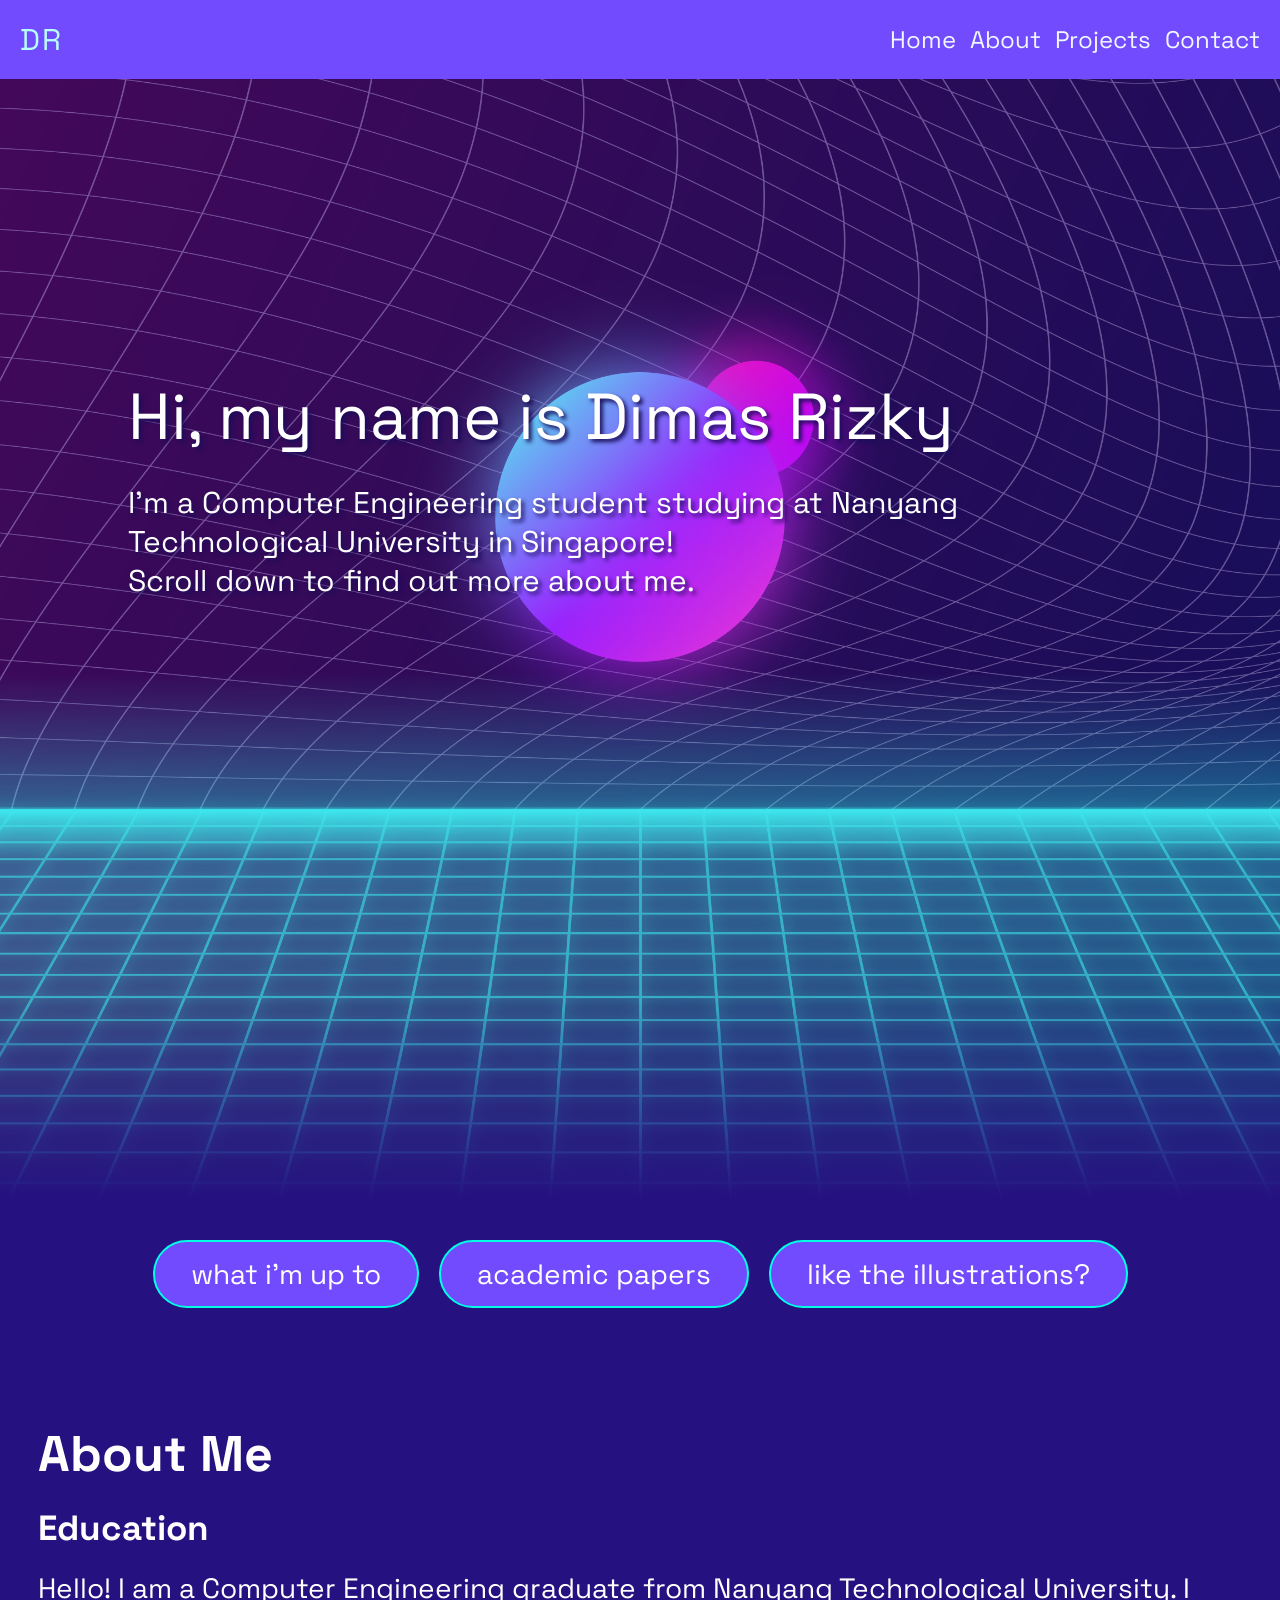
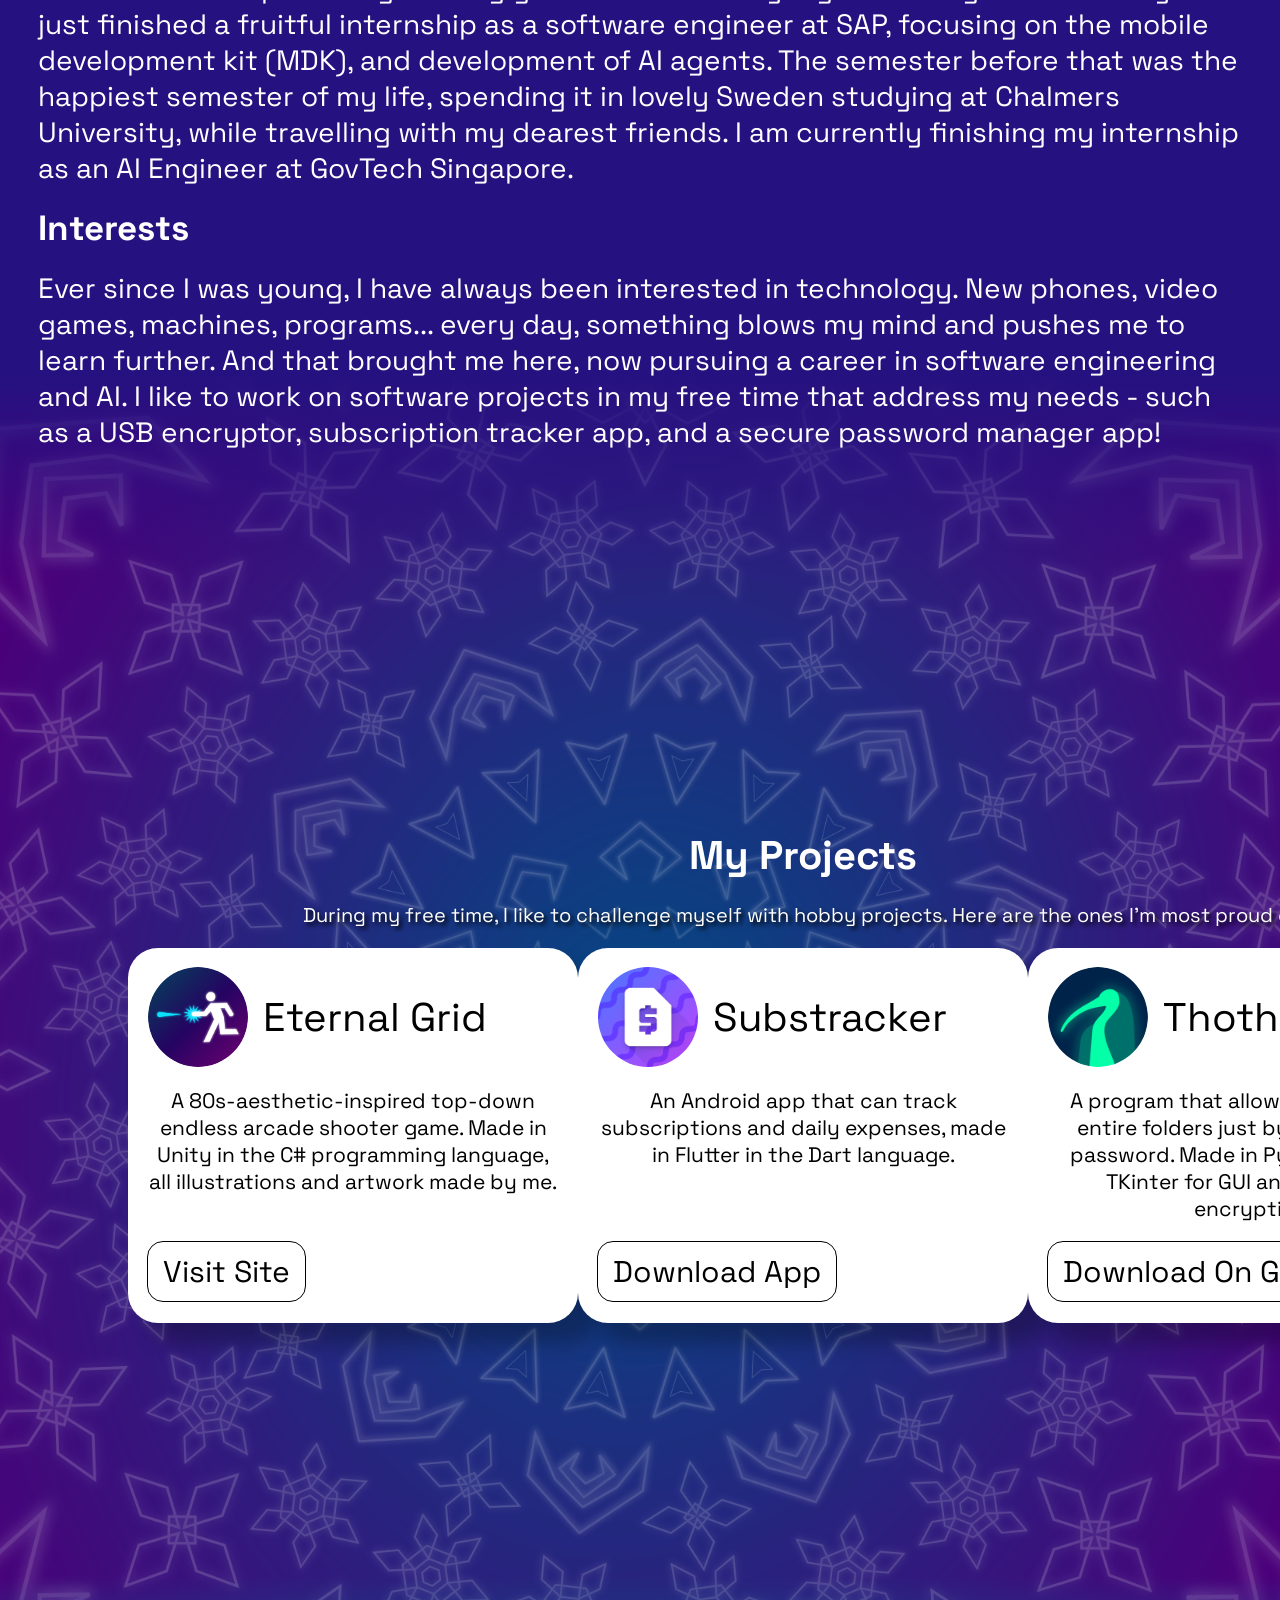
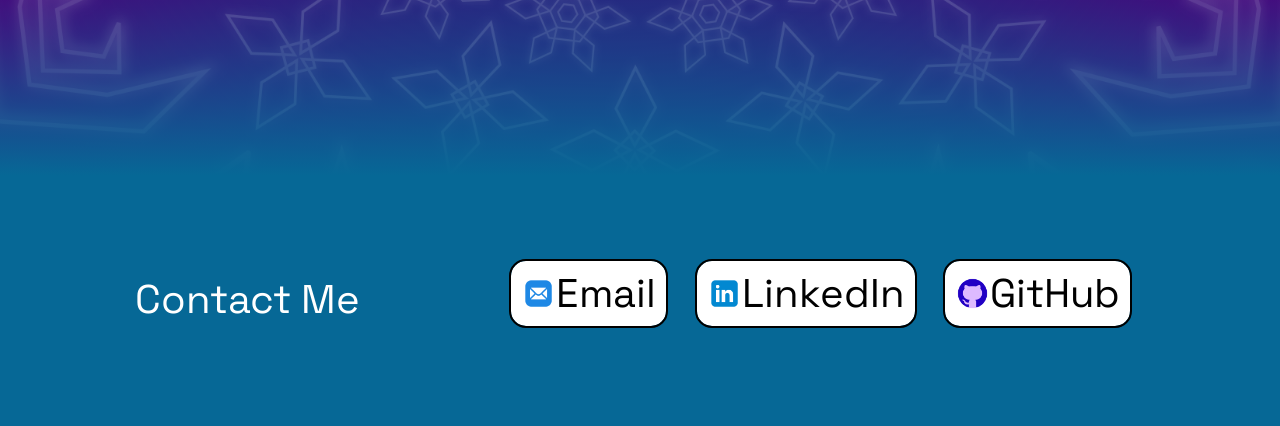
<file: index.html>
<!DOCTYPE html>
<html lang="en">

<head>
    <meta charset="UTF-8">
    <meta name="viewport" content="width=device-width, initial-scale=1.0">
    <meta name="description" content="Personal portfolio of Dimas Rizky: Computer Engineering student at NTU Singapore.">
    <title>Dimas Rizky</title>
    <link rel="stylesheet" href="style.css">
</head>

<body>
    <!-- Navigation -->
    <header class="header">
        <p class="navbarTitle">DR</p>
        <nav class="navbar">
            <a href="#home">Home</a>
            <a href="#about">About</a>
            <a href="#projects">Projects</a>
            <a href="#contact">Contact</a>
        </nav>
    </header>

    <!-- Home -->
    <div class="home-bg">
        <section class="home" id="home">
            <div class="home-contents">
                <div>
                    <p class="home-title">Hi, my name is Dimas Rizky</p>
                </div>
                <p class="home-text">
                    I'm a Computer Engineering student studying at
                    Nanyang Technological University in Singapore!<br>
                    Scroll down to find out more about me.
                </p>
            </div>
        </section>
        <div class="home-gradient"></div>
    </div>

    <!-- Links Section -->
    <section class="links-section" id="links">
        <div class="links-row">
            <a href="updates.html" class="links-btn">what i'm up to</a>
            <a href="papers.html" class="links-btn">academic papers</a>
            <a href="gallery.html" class="links-btn">like the illustrations?</a>
        </div>
    </section>

    <!-- About -->
    <section class="about" id="about">
        <div class="about-contents">
            <h1 class="about-title">About Me</h1>
            <div id="education">
                <h2 class="about-subtitle">Education</h2>
                <p class="about-text">
                    Hello! I am a Computer Engineering graduate from Nanyang Technological University. I just finished a fruitful internship as a software engineer at SAP, focusing on the mobile development kit (MDK), and development of AI agents. The semester before that was the happiest semester of my life, spending it in lovely Sweden studying at Chalmers University, while travelling with my dearest friends. I am currently finishing my internship as an AI Engineer at GovTech Singapore.
                </p>
            </div>
            <div id="skills">
                <h2 class="about-subtitle">Interests</h2>
                <p class="about-text">
                    Ever since I was young, I have always been interested in technology. New phones, video games, machines, programs... every day, something blows my mind and pushes me to learn further. And that brought me here, now pursuing a career in software engineering and AI. I like to work on software projects in my free time that address my needs - such as a USB encryptor, subscription tracker app, and a secure password manager app!
                </p>
            </div>
        </div>
    </section>

    <!-- Projects -->
    <div class="project-bg">
        <div class="project-gradient-top"></div>
        <section class="project" id="projects">
            <div class="project-contents">
                <h1 class="project-title">My Projects</h1>
                <p class="project-subtitle">
                    During my free time, I like to challenge myself with hobby projects. Here
                    are the ones I'm most proud of!
                </p>
                <div class="project-select">
                    <!-- Cards rendered by js/main.js -->
                </div>
            </div>
        </section>
        <div class="project-gradient-bottom"></div>
    </div>

    <!-- Contact -->
    <section class="contact" id="contact">
        <div class="contact-contents">
            <p class="project-title">Contact Me</p>
            <div class="contact-button-row">
                <!-- Buttons rendered by js/main.js -->
            </div>
        </div>
    </section>

    <script src="js/main.js"></script>
</body>

</html>
</file>
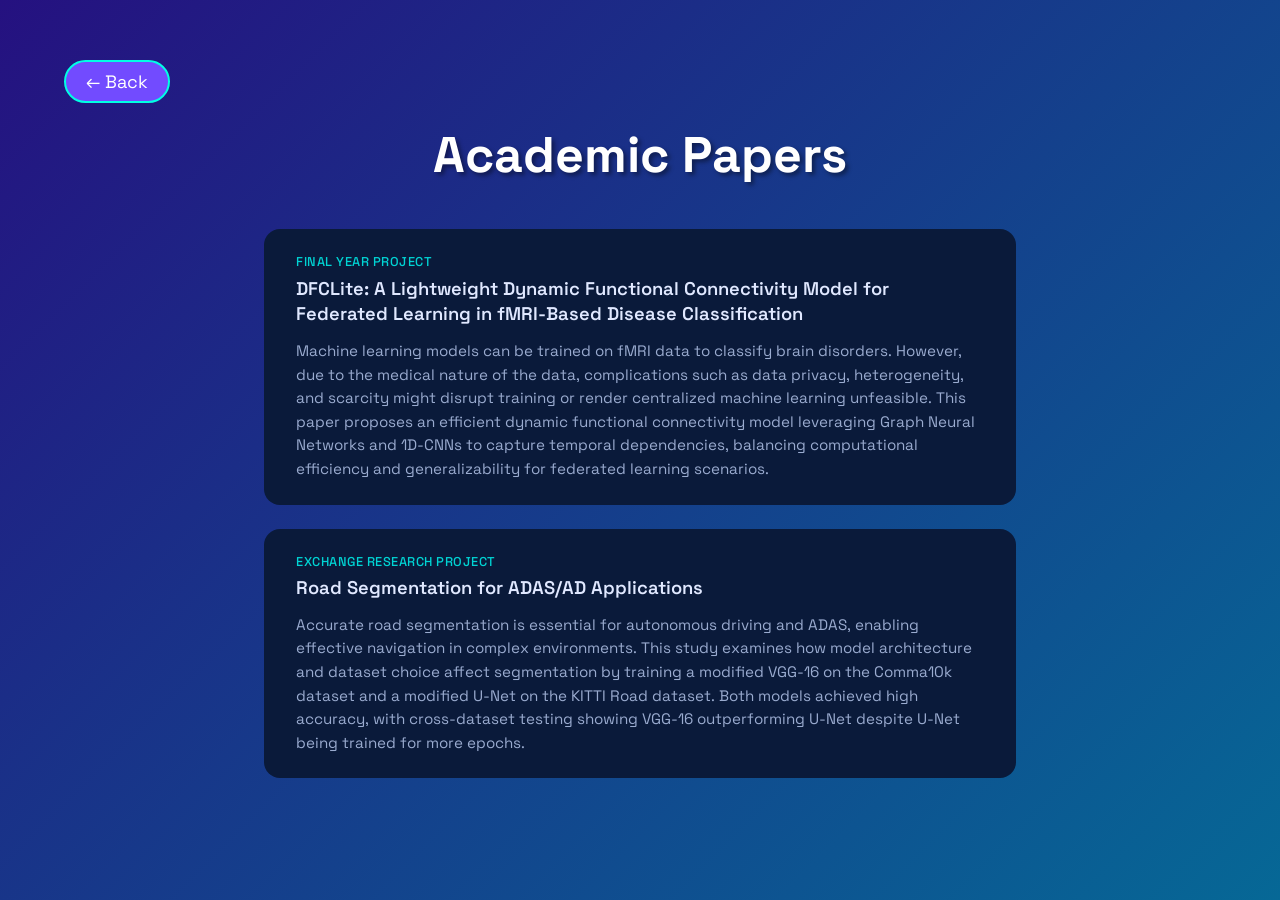
<file: papers.html>
<!DOCTYPE html>
<html lang="en">

<head>
    <meta charset="UTF-8">
    <meta name="viewport" content="width=device-width, initial-scale=1.0">
    <meta name="description" content="Academic papers: Dimas Rizky">
    <title>Academic Papers</title>
    <link rel="stylesheet" href="style.css">
    <link rel="stylesheet" href="gallery.css">
    <style>
        .papers-container {
            display: flex;
            flex-direction: column;
            gap: 1.5rem;
            max-width: 800px;
            margin: 2rem auto;
            padding: 0 1.5rem;
        }

        .paper-card {
            background: #0a1a3a;
            border-radius: 16px;
            padding: 1.5rem 2rem;
            text-decoration: none;
            color: inherit;
            transition: transform 0.2s ease, box-shadow 0.2s ease;
            display: block;
        }

        .paper-card:hover {
            transform: translateY(-2px);
            box-shadow: 0 8px 24px rgba(0, 0, 0, 0.3);
        }

        .paper-card-context {
            font-size: 0.8rem;
            font-weight: 500;
            color: #00d4d4;
            margin: 0 0 0.35rem 0;
            text-transform: uppercase;
            letter-spacing: 0.5px;
        }

        .paper-card-title {
            font-size: 1.15rem;
            font-weight: 600;
            color: #e0e8ff;
            margin: 0 0 0.75rem 0;
            line-height: 1.4;
        }

        .paper-card-description {
            font-size: 0.95rem;
            color: #9aabcf;
            margin: 0;
            line-height: 1.55;
        }
    </style>
</head>

<body>
    <section class="gallery-page">
        <a href="index.html" class="gallery-home-btn gallery-back-btn">&larr; Back</a>

        <h1 class="gallery-title">Academic Papers</h1>

        <div class="papers-container">
            <a href="https://dr.ntu.edu.sg/entities/publication/7ca394f0-b46c-4cf0-99ea-810059d6498d" target="_blank" rel="noopener noreferrer" class="paper-card">
                <p class="paper-card-context">Final Year Project</p>
                <h2 class="paper-card-title">DFCLite: A Lightweight Dynamic Functional Connectivity Model for Federated Learning in fMRI-Based Disease Classification</h2>
                <p class="paper-card-description">
                    Machine learning models can be trained on fMRI data to classify brain disorders. However, due to the medical nature of the data, complications such as data privacy, heterogeneity, and scarcity might disrupt training or render centralized machine learning unfeasible. This paper proposes an efficient dynamic functional connectivity model leveraging Graph Neural Networks and 1D-CNNs to capture temporal dependencies, balancing computational efficiency and generalizability for federated learning scenarios.
                </p>
            </a>
            
            <a href="https://arxiv.org/abs/2505.12206" target="_blank" rel="noopener noreferrer" class="paper-card">
                <p class="paper-card-context">Exchange Research Project</p>
                <h2 class="paper-card-title">Road Segmentation for ADAS/AD Applications</h2>
                <p class="paper-card-description">
                    Accurate road segmentation is essential for autonomous driving and ADAS, enabling effective navigation in complex environments. This study examines how model architecture and dataset choice affect segmentation by training a modified VGG-16 on the Comma10k dataset and a modified U-Net on the KITTI Road dataset. Both models achieved high accuracy, with cross-dataset testing showing VGG-16 outperforming U-Net despite U-Net being trained for more epochs.
                </p>
            </a>
        </div>
    </section>

    <script src="js/gallery-data.js"></script>
</body>

</html>
</file>
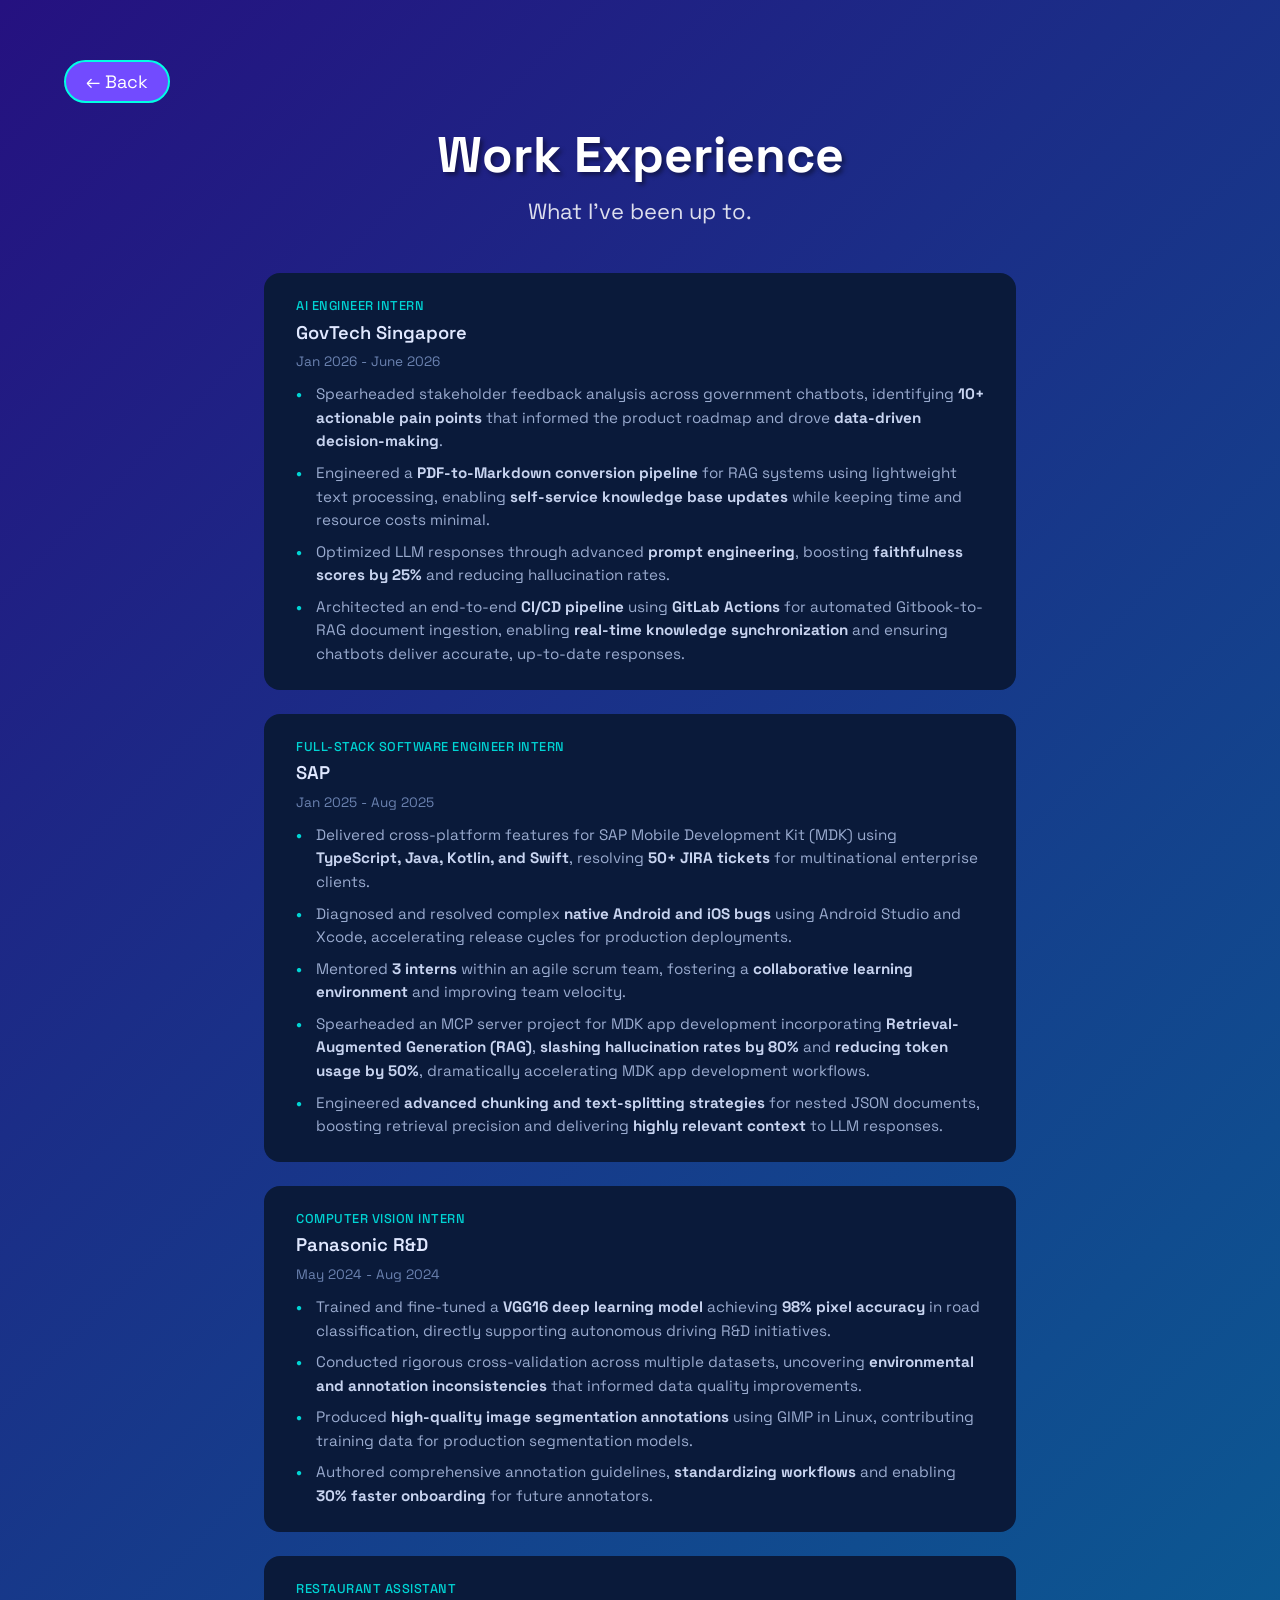
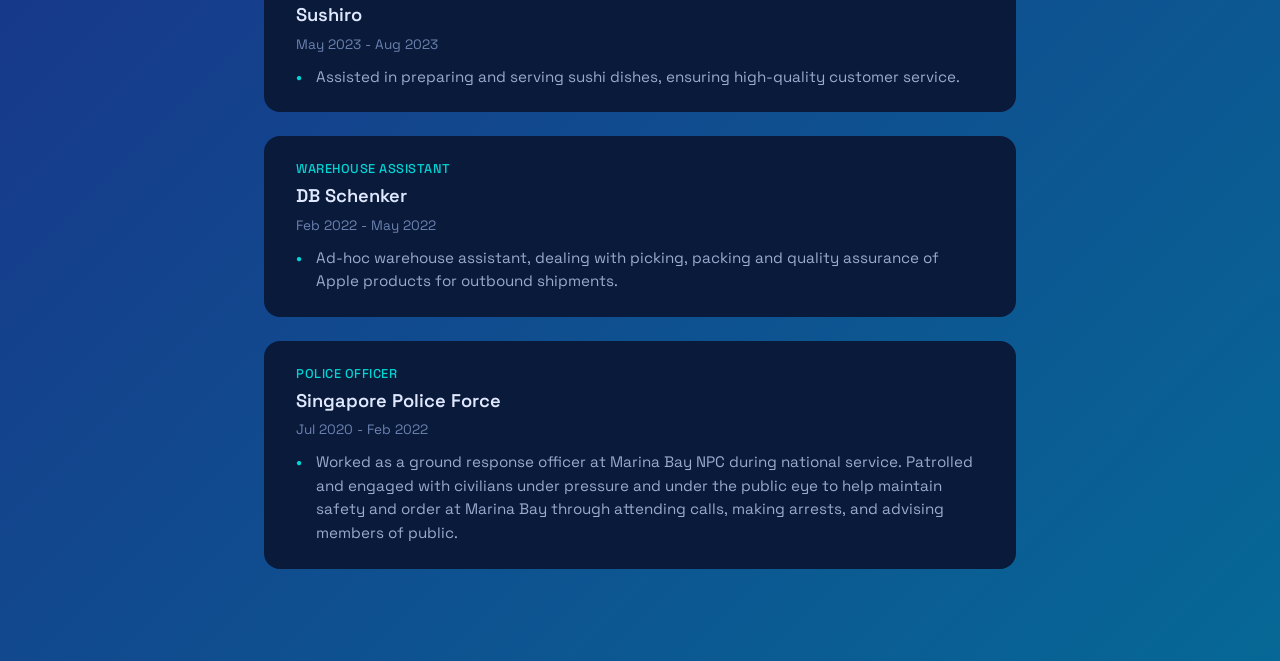
<file: updates.html>
<!DOCTYPE html>
<html lang="en">

<head>
    <meta charset="UTF-8">
    <meta name="viewport" content="width=device-width, initial-scale=1.0">
    <meta name="description" content="Work experience: Dimas Rizky">
    <title>Work Experience</title>
    <link rel="stylesheet" href="style.css">
    <link rel="stylesheet" href="gallery.css">
    <style>
        .updates-container {
            display: flex;
            flex-direction: column;
            gap: 1.5rem;
            max-width: 800px;
            margin: 0.5rem auto 2rem;
            padding: 0 1.5rem;
        }

        .update-card {
            background: #0a1a3a;
            border-radius: 16px;
            padding: 1.5rem 2rem;
            text-decoration: none;
            color: inherit;
            transition: transform 0.2s ease, box-shadow 0.2s ease;
            display: block;
        }

        .update-card:hover {
            transform: translateY(-2px);
            box-shadow: 0 8px 24px rgba(0, 0, 0, 0.3);
        }

        .update-card-role {
            font-size: 0.8rem;
            font-weight: 500;
            color: #00d4d4;
            margin: 0 0 0.35rem 0;
            text-transform: uppercase;
            letter-spacing: 0.5px;
        }

        .update-card-title {
            font-size: 1.15rem;
            font-weight: 600;
            color: #e0e8ff;
            margin: 0 0 0.5rem 0;
            line-height: 1.4;
        }

        .update-card-duration {
            font-size: 0.85rem;
            color: #6b82b0;
            margin: 0 0 0.75rem 0;
        }

        .update-card-description {
            font-size: 0.95rem;
            color: #9aabcf;
            margin: 0;
            line-height: 1.55;
        }

        .update-card-description ul {
            margin: 0;
            padding-left: 1.25rem;
            list-style: none;
        }

        .update-card-description li {
            position: relative;
            margin-bottom: 0.5rem;
        }

        .update-card-description li::before {
            content: "\2022";
            color: #00d4d4;
            font-weight: bold;
            position: absolute;
            left: -1.25rem;
        }

        .update-card-description li:last-child {
            margin-bottom: 0;
        }

        .update-card-description strong {
            color: #c8d4f0;
        }
    </style>
</head>

<body>
    <section class="gallery-page">
        <a href="index.html" class="gallery-home-btn gallery-back-btn">&larr; Back</a>

        <h1 class="gallery-title">Work Experience</h1>
        <p class="gallery-subtitle">What I've been up to.</p>

        <div class="updates-container">
            <div class="update-card">
                <p class="update-card-role">AI Engineer Intern</p>
                <h2 class="update-card-title">GovTech Singapore</h2>
                <p class="update-card-duration">Jan 2026 - June 2026</p>
                <div class="update-card-description">
                    <ul>
                        <li>Spearheaded stakeholder feedback analysis across government chatbots, identifying <strong>10+ actionable pain points</strong> that informed the product roadmap and drove <strong>data-driven decision-making</strong>.</li>
                        <li>Engineered a <strong>PDF-to-Markdown conversion pipeline</strong> for RAG systems using lightweight text processing, enabling <strong>self-service knowledge base updates</strong> while keeping time and resource costs minimal.</li>
                        <li>Optimized LLM responses through advanced <strong>prompt engineering</strong>, boosting <strong>faithfulness scores by 25%</strong> and reducing hallucination rates.</li>
                        <li>Architected an end-to-end <strong>CI/CD pipeline</strong> using <strong>GitLab Actions</strong> for automated Gitbook-to-RAG document ingestion, enabling <strong>real-time knowledge synchronization</strong> and ensuring chatbots deliver accurate, up-to-date responses.</li>
                    </ul>
                </div>
            </div>

            <div class="update-card">
                <p class="update-card-role">Full-Stack Software Engineer Intern</p>
                <h2 class="update-card-title">SAP</h2>
                <p class="update-card-duration">Jan 2025 - Aug 2025</p>
                <div class="update-card-description">
                    <ul>
                        <li>Delivered cross-platform features for SAP Mobile Development Kit (MDK) using <strong>TypeScript, Java, Kotlin, and Swift</strong>, resolving <strong>50+ JIRA tickets</strong> for multinational enterprise clients.</li>
                        <li>Diagnosed and resolved complex <strong>native Android and iOS bugs</strong> using Android Studio and Xcode, accelerating release cycles for production deployments.</li>
                        <li>Mentored <strong>3 interns</strong> within an agile scrum team, fostering a <strong>collaborative learning environment</strong> and improving team velocity.</li>
                        <li>Spearheaded an MCP server project for MDK app development incorporating <strong>Retrieval-Augmented Generation (RAG)</strong>, <strong>slashing hallucination rates by 80%</strong> and <strong>reducing token usage by 50%</strong>, dramatically accelerating MDK app development workflows.</li>
                        <li>Engineered <strong>advanced chunking and text-splitting strategies</strong> for nested JSON documents, boosting retrieval precision and delivering <strong>highly relevant context</strong> to LLM responses.</li>
                    </ul>
                </div>
            </div>

            <div class="update-card">
                <p class="update-card-role">Computer Vision Intern</p>
                <h2 class="update-card-title">Panasonic R&D</h2>
                <p class="update-card-duration">May 2024 - Aug 2024</p>
                <div class="update-card-description">
                    <ul>
                        <li>Trained and fine-tuned a <strong>VGG16 deep learning model</strong> achieving <strong>98% pixel accuracy</strong> in road classification, directly supporting autonomous driving R&D initiatives.</li>
                        <li>Conducted rigorous cross-validation across multiple datasets, uncovering <strong>environmental and annotation inconsistencies</strong> that informed data quality improvements.</li>
                        <li>Produced <strong>high-quality image segmentation annotations</strong> using GIMP in Linux, contributing training data for production segmentation models.</li>
                        <li>Authored comprehensive annotation guidelines, <strong>standardizing workflows</strong> and enabling <strong>30% faster onboarding</strong> for future annotators.</li>
                    </ul>
                </div>
            </div>

            <div class="update-card">
                <p class="update-card-role">Restaurant Assistant</p>
                <h2 class="update-card-title">Sushiro</h2>
                <p class="update-card-duration">May 2023 - Aug 2023</p>
                <div class="update-card-description">
                    <ul>
                        <li>Assisted in preparing and serving sushi dishes, ensuring high-quality customer service.</li>
                    </ul>
                </div>
            </div>

            <div class="update-card">
                <p class="update-card-role">Warehouse Assistant</p>
                <h2 class="update-card-title">DB Schenker</h2>
                <p class="update-card-duration">Feb 2022 - May 2022</p>
                <div class="update-card-description">
                    <ul>
                        <li>Ad-hoc warehouse assistant, dealing with picking, packing and quality assurance of Apple products for outbound shipments.</li>
                    </ul>
                </div>
            </div>

            <div class="update-card">
                <p class="update-card-role">Police Officer</p>
                <h2 class="update-card-title">Singapore Police Force</h2>
                <p class="update-card-duration">Jul 2020 - Feb 2022</p>
                <div class="update-card-description">
                    <ul>
                        <li>Worked as a ground response officer at Marina Bay NPC during national service. Patrolled and engaged with civilians under pressure and under the public eye to help maintain safety and order at Marina Bay through attending calls, making arrests, and advising members of public.</li>
                    </ul>
                </div>
            </div>
        </div>
    </section>

    <script src="js/gallery-data.js"></script>
</body>

</html>
</file>
<file: style.css>
@import url('https://fonts.googleapis.com/css2?family=Space+Grotesk:wght@300;400&display=swap');

/* ============================================
   CSS CUSTOM PROPERTIES (THEME)
   ============================================ */
:root {
    /* Colors */
    --color-primary: rgb(114, 75, 255);
    --color-primary-dark: #251180;
    --color-accent: rgb(0, 255, 229);
    --color-accent-hover: rgb(183, 255, 251);
    --color-blue-dark: #066896;
    --color-card-bg: #fff;
    --color-card-shadow: rgba(0, 0, 0, 0.26);
    --color-text-light: aliceblue;
    --color-text-dark: black;

    /* Fonts */
    --font-family: 'Space Grotesk', sans-serif;

    /* Spacing / sizing */
    --header-height: 70px;
    --header-height-mobile: 60px;
    --section-padding-desktop: 5% 3%;
    --section-padding-mobile: 10px;
    --border-radius-card: 30px;
    --border-radius-button: 15px;

    /* Transitions */
    --transition-fast: 0.3s;
}

/* ============================================
   RESET / BASE
   ============================================ */
* {
    margin: 0;
    padding: 0;
    box-sizing: border-box;
    font-family: var(--font-family);
}

html {
    scroll-behavior: smooth;
}

a {
    text-decoration: none;
}

button {
    font-size: 40px;
    cursor: pointer;
    border: none;
    border-radius: 5px;
}

img {
    max-width: 100%;
    height: auto;
}

/* ============================================
   NAVIGATION BAR
   ============================================ */
.header {
    position: fixed;
    top: 0;
    left: 0;
    width: 100%;
    padding: 20px;
    background-color: var(--color-primary);
    display: flex;
    align-items: center;
    justify-content: space-between;
    z-index: 100;
}

.navbarTitle {
    color: var(--color-accent-hover);
    letter-spacing: 2px;
    font-size: 30px;
}

.navbar a {
    color: var(--color-text-light);
    text-decoration: none;
    font-size: x-large;
    margin-left: 10px;
    transition: var(--transition-fast);
}

.navbar a:hover {
    color: var(--color-accent);
}

/* ============================================
   HOME SECTION
   ============================================ */
.home-bg {
    height: auto;
    width: 100%;
    background-image: url('assets/binary-sun-wallpaper.png');
    background-size: cover;
    background-position: center;
}

.home {
    height: 1000px;
    color: white;
    padding: 10% 10%;
    display: flex;
    align-items: center;
}

.home-contents {
    height: 250px;
    display: grid;
    justify-content: space-evenly;
}

.home-title {
    font-size: 65px;
    text-shadow: 3px 3px 4px #1b0d5a;
}

.home-text {
    font-size: 30px;
    text-shadow: 3px 3px 4px #1b0d5a;
}

.gallery-home-btn {
    display: inline-block;
    width: fit-content;
    margin-top: 20px;
    padding-top: 8px;
    padding-right: 30px;
    padding-bottom: 12px;
    padding-left: 30px;
    font-size: 30px;
    font-family: var(--font-family);
    color: white;
    background-color: var(--color-primary);
    border: 2px solid var(--color-accent);
    border-radius: 50px;
    text-decoration: none;
    transition: background var(--transition-fast), transform var(--transition-fast);
}

.gallery-home-btn:hover {
    background-color: var(--color-accent);
    color: var(--color-primary-dark);
    transform: scale(1.05);
}

.home-gradient {
    height: 200px;
    background: linear-gradient(to bottom, transparent, var(--color-primary-dark));
}

/* ============================================
   LINKS SECTION
   ============================================ */
.links-section {
    background-color: var(--color-primary-dark);
    padding: 40px 0;
    display: flex;
    justify-content: center;
    align-items: center;
}

.links-row {
    display: flex;
    gap: 20px;
    flex-wrap: wrap;
    justify-content: center;
    align-items: center;
}

.links-btn {
    display: inline-block;
    padding: 14px 36px;
    font-size: 28px;
    font-family: var(--font-family);
    color: white;
    background-color: var(--color-primary);
    border: 2px solid var(--color-accent);
    border-radius: 50px;
    text-decoration: none;
    transition: background var(--transition-fast), transform var(--transition-fast), color var(--transition-fast);
}

.links-btn:hover {
    background-color: var(--color-accent);
    color: var(--color-primary-dark);
    transform: scale(1.05);
}

/* ============================================
   ABOUT SECTION
   ============================================ */
.about {
    display: flex;
    justify-content: space-evenly;
    background-color: var(--color-primary-dark);
    padding: var(--section-padding-desktop);
}

.about-contents {
    height: 500px;
    color: white;
    display: grid;
    align-items: center;
    background-color: var(--color-primary-dark);
}

.about-title {
    font-size: 50px;
    padding-top: 10px;
    padding-bottom: 10px;
}

.about-subtitle {
    font-size: 35px;
    padding-top: 10px;
    padding-bottom: 10px;
}

.about-text {
    font-size: 28px;
    padding-top: 10px;
    padding-bottom: 10px;
}


/* ============================================
   PROJECTS SECTION
   ============================================ */
.project-bg {
    height: auto;
    width: auto;
    background-image: url('assets/mosaic-wallpaper.png');
    background-size: cover;
    background-position: center;
}

.project-gradient-top {
    height: 200px;
    background: linear-gradient(to bottom, var(--color-primary-dark), transparent);
}

.project-gradient-bottom {
    height: 200px;
    background: linear-gradient(to bottom, transparent, var(--color-blue-dark));
}

.project {
    width: inherit;
    height: 1000px;
    color: white;
    display: grid;
    align-items: center;
    padding: 0% 10%;
}

.project-title {
    text-align: center;
    padding: 1px;
    font-size: 40px;
}

.project-subtitle {
    text-align: center;
    padding: 20px;
    font-size: 20px;
    text-shadow: 3px 3px 4px #000000;
}

.project-select {
    display: flex;
    align-items: center;
    justify-content: space-around;
}

/* --- Project Cards --- */
.project-card {
    width: 450px;
    height: 375px;
    padding: 0 20px;
    color: var(--color-text-dark);
    border-radius: var(--border-radius-card);
    background-color: var(--color-card-bg);
    box-shadow: 20px 20px 20px var(--color-card-shadow);
    text-align: center;
}

.card-header {
    padding-top: 19px;
    display: flex;
    align-items: center;
    justify-content: start;
}

.card-title {
    font-size: 40px;
    padding-left: 15px;
}

.card-text {
    font-size: 21px;
    padding-top: 20px;
    height: 175px;
}

.projectButton {
    font-size: 30px;
    display: flex;
    align-items: center;
    border-radius: var(--border-radius-button);
    padding: 10px 15px;
    color: var(--color-text-dark);
    background-color: var(--color-card-bg);
    outline: 1px solid var(--color-text-dark);
}

.projectButton:hover {
    background-color: rgb(147, 255, 192);
    outline: 2px dashed var(--color-text-dark);
}

.cropCircle {
    width: 100px;
    height: 100px;
    border-radius: 50%;
    overflow: hidden;
}

/* ============================================
   CONTACT SECTION (Desktop)
   ============================================ */
.contact {
    height: 250px;
    width: 100%;
    color: white;
    align-items: center;
    padding: 0% 0%;
    background-color: var(--color-blue-dark);
}

.contact-contents {
    height: 0px;
    width: inherit;
    padding-top: 150px;
    padding-bottom: 0%;
    display: flex;
    align-items: end;
    justify-content: space-evenly;
}

.contact-button {
    display: flex;
    align-items: center;
    border-radius: var(--border-radius-button);
    padding: 7px 10px;
    color: var(--color-text-dark);
    background-color: var(--color-card-bg);
    outline: 2px solid var(--color-text-dark);
}

.contact-button:hover {
    background-color: rgb(147, 255, 192);
    outline: 2px dashed var(--color-text-dark);
}

.contact-button-row {
    width: 650px;
    padding-top: 40px;
    display: flex;
    align-items: center;
    justify-content: space-around;
}

/* ============================================
   MOBILE (max-width: 600px)
   ============================================ */
@media (max-width: 600px) {
    .navbarTitle {
        font-size: 30px;
        width: 10px;
    }

    .navbar a {
        font-size: 17px;
        margin-left: 10px;
    }

    .header {
        height: var(--header-height-mobile);
        padding: 15px;
    }

    .home {
        height: 310px;
        padding: 10% 10%;
    }

    .home-bg {
        height: 500px;
        width: auto;
    }

    .home-title {
        padding-top: 90px;
        font-size: 40px;
    }

    .home-text {
        font-size: 20px;
        line-height: 30px;
        word-spacing: 3px;
    }

    .about {
        flex-direction: column;
    }

    .about-contents {
        height: 500px;
        padding-left: 10px;
    }

    .about-title {
        font-size: 25px;
        padding-top: 0px;
        padding-bottom: 0px;
    }

    .about-subtitle {
        font-size: 15px;
        padding-top: 10px;
        padding-bottom: 0px;
    }

    .about-text {
        font-size: 15px;
        padding-top: 5px;
        padding-bottom: 5px;
    }

    .project {
        height: 1000px;
        padding: 0% 0%;
    }

    .project-subtitle {
        font-size: 20px;
    }

    .project-select {
        flex-direction: column;
        align-items: center;
        justify-content: center;
        gap: 10px;
    }

    .card-header {
        padding-top: 0px;
    }

    .project-card {
        width: 340px;
        height: 250px;
        padding-left: 15px;
        padding-right: 15px;
    }

    .card-title {
        font-size: 30px;
        padding-left: 2px;
        text-align: center;
    }

    .card-text {
        font-size: 15px;
        height: 90px;
        padding-top: 0;
    }

    .projectButton {
        font-size: 20px;
    }

    .cropCircle {
        transform: scale(0.6);
    }

    /* Contact (mobile) */
    .contact {
        width: 100%;
        padding: 0% 0%;
    }

    .contact-contents {
        background-color: var(--color-blue-dark);
        height: 350px;
        width: inherit;
        display: grid;
        align-items: center;
        padding-top: 0;
    }

    .contact-button-row {
        flex-direction: column;
        align-items: center;
        justify-content: center;
        gap: 10px;
        width: auto;
        padding-top: 0;
    }

    .contact-button {
        align-self: center;
    }
}
</file>
<file: gallery.css>
/* ============================================
   GALLERY PAGE
   ============================================ */
.gallery-page {
    min-height: 100vh;
    background: linear-gradient(135deg, var(--color-primary-dark) 0%, var(--color-blue-dark) 100%);
    padding: 40px 5% 60px;
    display: flex;
    flex-direction: column;
    align-items: center;
}

.gallery-back-btn {
    align-self: flex-start;
    margin-bottom: 20px;
    padding: 8px 20px;
    font-size: 18px;
    border-radius: 50px;
}

.gallery-title {
    color: white;
    font-size: 50px;
    margin-bottom: 10px;
    text-shadow: 3px 3px 4px rgba(0, 0, 0, 0.4);
}

.gallery-subtitle {
    color: rgba(255, 255, 255, 0.85);
    font-size: 22px;
    margin-bottom: 40px;
    text-align: center;
}

/* --- Category sections --- */
#gallery-container {
    width: 100%;
    max-width: 1200px;
}

.gallery-section {
    margin-bottom: 60px;
    scroll-margin-top: calc(var(--header-height) + 20px);
}

.gallery-category-title {
    color: white;
    font-size: 36px;
    margin-bottom: 6px;
    text-shadow: 2px 2px 4px rgba(0, 0, 0, 0.4);
}

.gallery-category-desc {
    color: rgba(255, 255, 255, 0.75);
    font-size: 18px;
    margin-bottom: 24px;
}

/* --- Category nav links --- */
.gallery-category-nav {
    display: flex;
    gap: 20px;
    margin-bottom: 40px;
    flex-wrap: wrap;
    justify-content: center;
}

.gallery-category-nav a {
    color: var(--color-accent);
    font-size: 20px;
    text-decoration: none;
    padding: 6px 16px;
    border: 1px solid var(--color-accent);
    border-radius: 30px;
    transition: background 0.3s, color 0.3s;
}

.gallery-category-nav a:hover {
    background: var(--color-accent);
    color: var(--color-primary-dark);
}

.gallery-grid {
    display: grid;
    grid-template-columns: repeat(auto-fit, minmax(300px, 1fr));
    gap: 30px;
    width: 100%;
    max-width: 1200px;
}

.gallery-card {
    background: rgba(255, 255, 255, 0.1);
    backdrop-filter: blur(4px);
    border-radius: 30px;
    overflow: hidden;
    transition: transform 0.3s ease, box-shadow 0.3s ease;
    display: flex;
    flex-direction: column;
    align-items: center;
}

.gallery-card:hover {
    transform: translateY(-6px);
    box-shadow: 0 12px 30px rgba(0, 0, 0, 0.4);
}

.gallery-img {
    width: 100%;
    height: auto;
    display: block;
    border-radius: 30px;
}

.gallery-caption {
    color: white;
    font-size: 18px;
    padding: 15px 10px 20px;
    text-align: center;
    width: 100%;
}

.back-link {
    display: inline-block;
    margin-top: 40px;
    color: var(--color-accent);
    font-size: 22px;
    text-decoration: none;
    transition: color 0.3s;
}

.back-link:hover {
    color: var(--color-accent-hover);
}

/* Mobile */
@media (max-width: 600px) {
    .gallery-page {
        padding: calc(var(--header-height-mobile) + 20px) 5% 40px;
    }

    .gallery-title {
        font-size: 32px;
    }

    .gallery-subtitle {
        font-size: 18px;
    }

    .gallery-grid {
        grid-template-columns: 1fr;
        gap: 20px;
    }
}
</file>
